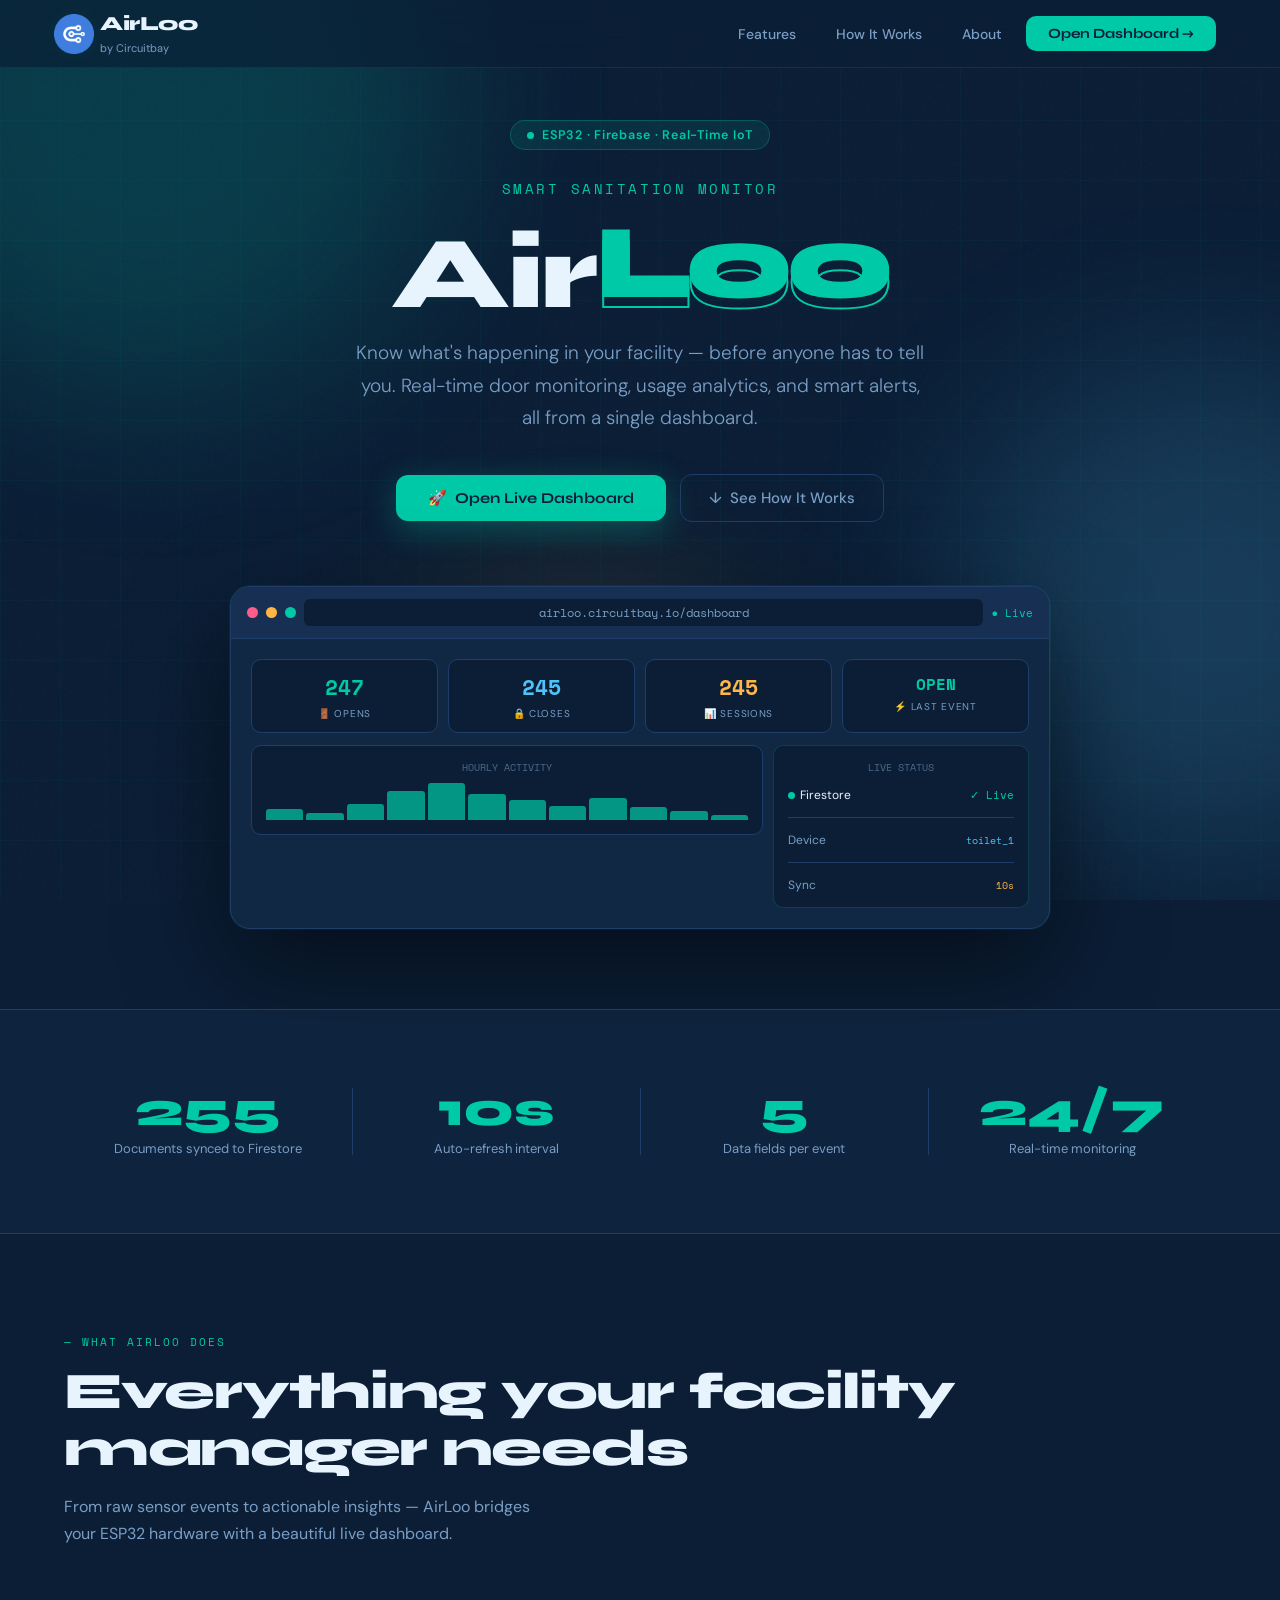
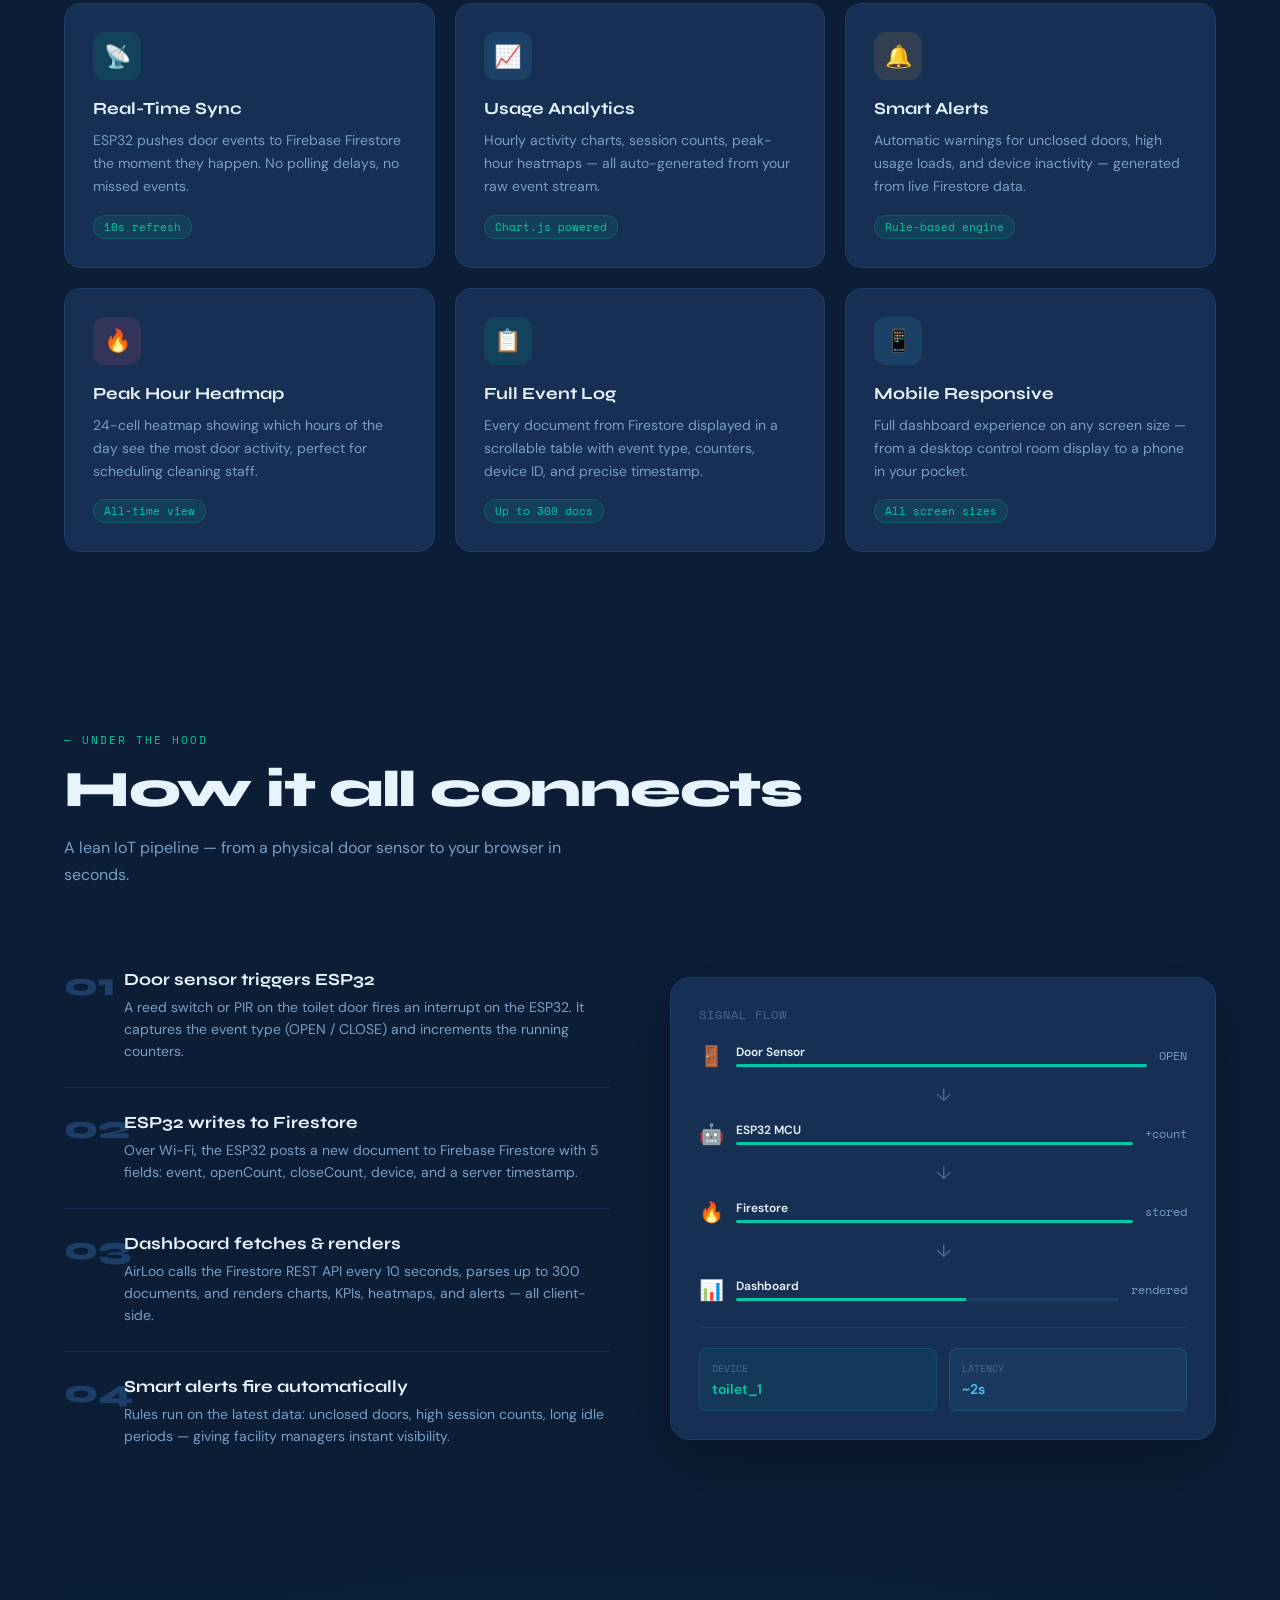
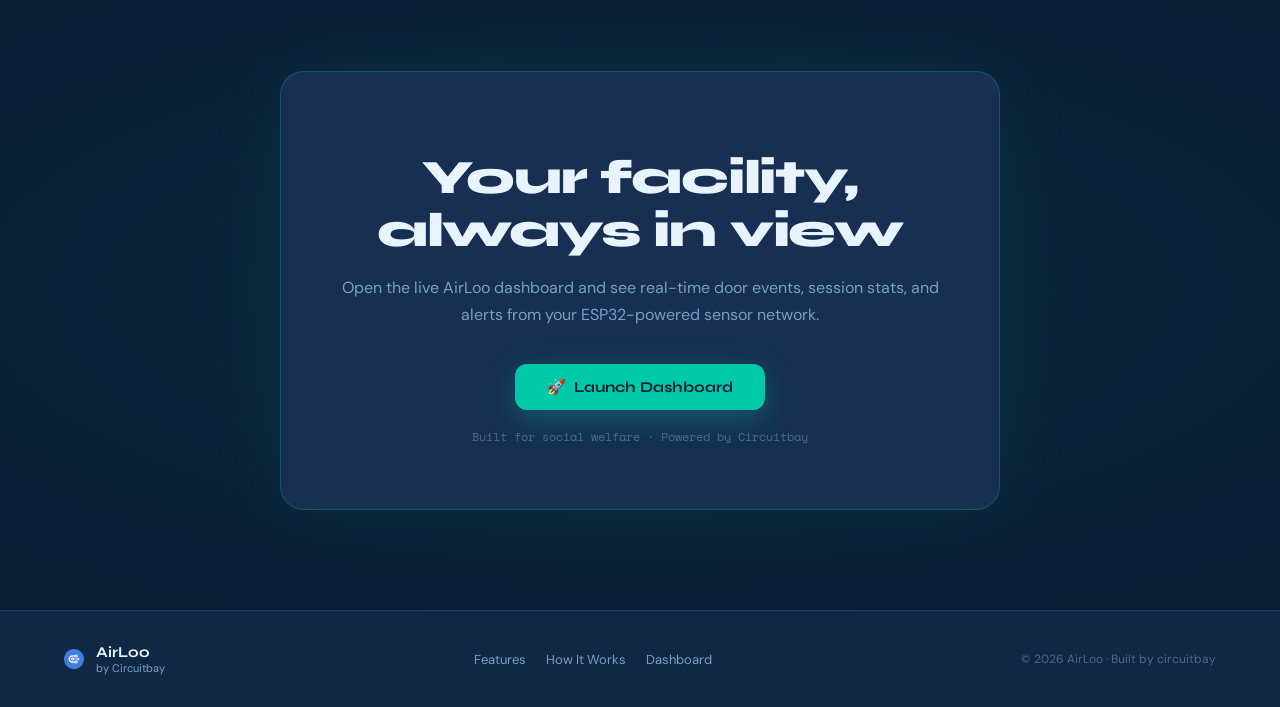
<file: index.html>
<!DOCTYPE html>
<html lang="en">
<head>
<meta charset="UTF-8"/>
<meta name="viewport" content="width=device-width, initial-scale=1.0"/>
<title>AirLoo — Smart Sanitation by Circuitbay</title>
<link href="https://fonts.googleapis.com/css2?family=Space+Mono:wght@400;700&family=Syne:wght@400;600;700;800&family=DM+Sans:wght@300;400;500&display=swap" rel="stylesheet"/>
<style>:root{--teal:#00C9A7;--teal-dim:#00a688;--teal-glow:rgba(0,201,167,0.18);--navy:#0B1E36;--navy-mid:#112845;--navy-card:#162F52;--navy-border:#1E3E68;--amber:#FFB547;--rose:#FF5C8A;--sky:#4FC3F7;--text-main:#E8F4FD;--text-muted:#7A9EC5;--text-dim:#4A6A8A}*,*::before,*::after{box-sizing:border-box;margin:0;padding:0}html{scroll-behavior:smooth}body{font-family:'DM Sans',sans-serif;background:var(--navy);color:var(--text-main);overflow-x:hidden;cursor:default}body::before{content:'';position:fixed;inset:0;z-index:0;pointer-events:none;background-image:url("data:image/svg+xml,%3Csvg viewBox='0 0 256 256' xmlns='http://www.w3.org/2000/svg'%3E%3Cfilter id='noise'%3E%3CfeTurbulence type='fractalNoise' baseFrequency='0.9' numOctaves='4' stitchTiles='stitch'/%3E%3C/filter%3E%3Crect width='100%25' height='100%25' filter='url(%23noise)' opacity='0.04'/%3E%3C/svg%3E");opacity:0.35}.bg-mesh{position:fixed;inset:0;z-index:0;pointer-events:none;overflow:hidden}.orb{position:absolute;border-radius:50%;filter:blur(90px);opacity:0.18}.orb-1{width:600px;height:600px;background:var(--teal);top:-200px;left:-150px;animation:drift1 18s ease-in-out infinite}.orb-2{width:500px;height:500px;background:var(--sky);top:40%;right:-180px;animation:drift2 22s ease-in-out infinite}.orb-3{width:400px;height:400px;background:var(--amber);bottom:-100px;left:30%;animation:drift3 26s ease-in-out infinite}@keyframes drift1{0%,100%{transform:translate(0,0) scale(1)}50%{transform:translate(60px,80px) scale(1.1)}}@keyframes drift2{0%,100%{transform:translate(0,0) scale(1)}50%{transform:translate(-50px,60px) scale(1.08)}}@keyframes drift3{0%,100%{transform:translate(0,0) scale(1)}50%{transform:translate(40px,-70px) scale(1.05)}}.grid-lines{position:fixed;inset:0;z-index:0;pointer-events:none;background-image:linear-gradient(rgba(0,201,167,0.04) 1px,transparent 1px),linear-gradient(90deg,rgba(0,201,167,0.04) 1px,transparent 1px);background-size:60px 60px}nav{position:fixed;top:0;left:0;right:0;z-index:100;padding:0 5%;height:68px;display:flex;align-items:center;justify-content:space-between;background:rgba(11,30,54,0.7);backdrop-filter:blur(16px);border-bottom:1px solid rgba(30,62,104,0.5)}.nav-logo{display:flex;align-items:center;gap:12px;text-decoration:none}.nav-logo-icon{width:20px;height:20px;border-radius:11px;display:flex;align-items:center;justify-content:center;font-size:20px;box-shadow:0 0 20px rgba(0,201,167,0.35)}.nav-logo-icon img{height:40px}.logo-section{display:flex;gap:16px;align-items:center}.nav-logo-text{font-family:'Syne',sans-serif;font-weight:800;font-size:20px;color:var(--text-main);letter-spacing:-0.02em}.nav-logo-sub{font-size:11px;text-decoration:none;color:var(--text-muted);font-family:'DM Sans',sans-serif}.nav-links{display:flex;align-items:center;gap:8px}.nav-link{padding:8px 16px;border-radius:8px;font-size:14px;font-weight:500;color:var(--text-muted);text-decoration:none;transition:color 0.2s,background 0.2s}.nav-link:hover{color:var(--text-main);background:rgba(255,255,255,0.05)}.nav-cta{padding:9px 22px;border-radius:10px;background:var(--teal);color:#0B1E36;font-size:14px;font-weight:700;text-decoration:none;transition:transform 0.2s,box-shadow 0.2s,background 0.2s;font-family:'Syne',sans-serif;box-shadow:0 0 0 0 rgba(0,201,167,0.4)}.nav-cta:hover{background:#00deb8;transform:translateY(-1px);box-shadow:0 4px 24px rgba(0,201,167,0.4)}.hamburger{display:none;background:none;border:none;cursor:pointer;padding:6px}.hamburger span{display:block;width:22px;height:2px;background:var(--text-muted);margin:5px 0;border-radius:2px;transition:all 0.3s}.mobile-menu{display:none;position:fixed;top:68px;left:0;right:0;z-index:99;background:rgba(11,30,54,0.97);backdrop-filter:blur(20px);border-bottom:1px solid var(--navy-border);padding:16px 5% 24px;flex-direction:column;gap:4px}.mobile-menu.open{display:flex}.mobile-menu a{padding:12px 16px;border-radius:10px;color:var(--text-muted);text-decoration:none;font-size:15px;font-weight:500}.mobile-menu a:hover{background:var(--navy-card);color:var(--text-main)}.mobile-menu .nav-cta{margin-top:8px;text-align:center}section{position:relative;z-index:1}.hero{min-height:100vh;display:flex;flex-direction:column;align-items:center;justify-content:center;text-align:center;padding:120px 5% 80px}.hero-badge{display:inline-flex;align-items:center;gap:8px;background:rgba(0,201,167,0.1);border:1px solid rgba(0,201,167,0.25);border-radius:40px;padding:6px 16px;font-size:12.5px;font-weight:600;color:var(--teal);margin-bottom:28px;letter-spacing:0.06em;animation:badgePulse 3s ease-in-out infinite}@keyframes badgePulse{0%,100%{box-shadow:0 0 0 0 rgba(0,201,167,0.2)}50%{box-shadow:0 0 0 8px rgba(0,201,167,0)}}.hero-badge-dot{width:7px;height:7px;border-radius:50%;background:var(--teal);animation:pulse-green 1.8s ease-in-out infinite}@keyframes pulse-green{0%,100%{opacity:1;transform:scale(1)}50%{opacity:0.7;transform:scale(1.2)}}.hero-title{font-family:'Syne',sans-serif;font-size:clamp(3rem,8vw,6.5rem);font-weight:800;line-height:1.0;letter-spacing:-0.03em;margin-bottom:12px;animation:heroReveal 0.9s cubic-bezier(.2,0,.1,1) both}@keyframes heroReveal{from{opacity:0;transform:translateY(32px)}to{opacity:1;transform:translateY(0)}}.hero-title .word-air{color:var(--text-main)}.hero-title .word-loo{color:transparent;-webkit-text-stroke:2px var(--teal);position:relative}.hero-title .word-loo::after{content:'Loo';position:absolute;left:0;top:0;color:var(--teal);clip-path:inset(0 100% 0 0);animation:fillWord 1.4s 0.5s cubic-bezier(.4,0,.2,1) forwards}@keyframes fillWord{to{clip-path:inset(0 0% 0 0)}}.hero-tagline{font-family:'Space Mono',monospace;font-size:clamp(11px,2vw,14px);color:var(--teal);letter-spacing:0.18em;text-transform:uppercase;margin-bottom:24px;opacity:0;animation:fadeUp 0.8s 0.4s ease both}@keyframes fadeUp{from{opacity:0;transform:translateY(16px)}to{opacity:1;transform:translateY(0)}}.hero-desc{font-size:clamp(15px,2.2vw,19px);color:var(--text-muted);max-width:580px;line-height:1.7;margin:0 auto 40px;font-weight:300;opacity:0;animation:fadeUp 0.8s 0.55s ease both}.hero-actions{display:flex;align-items:center;justify-content:center;gap:14px;flex-wrap:wrap;opacity:0;animation:fadeUp 0.8s 0.7s ease both}.btn-primary{display:inline-flex;align-items:center;gap:8px;background:var(--teal);color:#0B1E36;font-family:'Syne',sans-serif;font-weight:700;font-size:15px;padding:14px 32px;border-radius:12px;text-decoration:none;transition:transform 0.2s,box-shadow 0.2s;box-shadow:0 8px 32px rgba(0,201,167,0.3)}.btn-primary:hover{transform:translateY(-2px);box-shadow:0 12px 40px rgba(0,201,167,0.45)}.btn-secondary{display:inline-flex;align-items:center;gap:8px;background:transparent;color:var(--text-muted);border:1px solid var(--navy-border);font-size:15px;font-weight:500;padding:13px 28px;border-radius:12px;text-decoration:none;transition:all 0.2s}.btn-secondary:hover{border-color:var(--teal);color:var(--teal);background:rgba(0,201,167,0.05)}.hero-device{margin-top:64px;position:relative;opacity:0;animation:fadeUp 0.9s 0.9s ease both;max-width:820px;width:100%}.device-frame{background:var(--navy-mid);border:1px solid var(--navy-border);border-radius:20px;overflow:hidden;box-shadow:0 40px 100px rgba(0,0,0,0.5),0 0 0 1px rgba(0,201,167,0.1)}.device-bar{background:var(--navy-card);padding:12px 16px;display:flex;align-items:center;gap:8px;border-bottom:1px solid var(--navy-border)}.device-dot{width:11px;height:11px;border-radius:50%}.device-url{flex:1;background:var(--navy);border-radius:6px;padding:5px 12px;font-size:12px;font-family:'Space Mono',monospace;color:var(--text-muted);text-align:center}.device-screen{padding:20px}.device-kpis{display:grid;grid-template-columns:repeat(4,1fr);gap:10px;margin-bottom:12px}.device-kpi{background:var(--navy);border:1px solid var(--navy-border);border-radius:10px;padding:12px}.device-kpi-val{font-family:'Space Mono',monospace;font-size:1.3rem;font-weight:700}.device-kpi-lbl{font-size:10px;color:var(--text-muted);text-transform:uppercase;letter-spacing:0.07em;margin-top:4px}.device-chart-row{display:grid;grid-template-columns:2fr 1fr;gap:10px}.device-chart-box{background:var(--navy);border:1px solid var(--navy-border);border-radius:10px;padding:14px;height:90px;display:flex;flex-direction:column;justify-content:flex-end}.device-bars{display:flex;align-items:flex-end;gap:3px;height:55px}.device-bar-item{flex:1;border-radius:3px 3px 0 0;background:var(--teal);opacity:0.7;animation:barGrow 0.8s ease both}@keyframes barGrow{from{height:0 !important}}.device-status{background:var(--navy);border:1px solid rgba(0,201,167,0.2);border-radius:10px;padding:14px;display:flex;flex-direction:column;gap:8px}.device-status-row{display:flex;align-items:center;justify-content:space-between;font-size:12px}.device-status-dot{width:7px;height:7px;border-radius:50%;background:var(--teal);display:inline-block;margin-right:5px}.stats-strip{padding:56px 5%;display:flex;align-items:center;justify-content:center;gap:0;border-top:1px solid var(--navy-border);border-bottom:1px solid var(--navy-border);background:rgba(17,40,69,0.6);flex-wrap:wrap}.stat-item{flex:1;min-width:160px;text-align:center;padding:20px;position:relative}.stat-item+.stat-item::before{content:'';position:absolute;left:0;top:20%;height:60%;width:1px;background:var(--navy-border)}.stat-num{font-family:'Syne',sans-serif;font-size:clamp(2rem,4vw,3rem);font-weight:800;color:var(--teal);line-height:1;margin-bottom:6px}.stat-desc{font-size:13px;color:var(--text-muted)}.features{padding:100px 5%}.section-label{font-family:'Space Mono',monospace;font-size:11px;letter-spacing:0.18em;text-transform:uppercase;color:var(--teal);margin-bottom:14px}.section-title{font-family:'Syne',sans-serif;font-size:clamp(2rem,4vw,3.2rem);font-weight:800;line-height:1.1;letter-spacing:-0.025em;margin-bottom:16px}.section-sub{font-size:16px;color:var(--text-muted);max-width:500px;line-height:1.7}.features-grid{display:grid;grid-template-columns:repeat(3,1fr);gap:20px;margin-top:56px}.feature-card{background:var(--navy-card);border:1px solid var(--navy-border);border-radius:16px;padding:28px;position:relative;overflow:hidden;transition:transform 0.25s,border-color 0.25s,box-shadow 0.25s;cursor:default}.feature-card::before{content:'';position:absolute;inset:0;border-radius:16px;background:radial-gradient(circle at 30% 30%,rgba(0,201,167,0.06),transparent 70%);opacity:0;transition:opacity 0.3s}.feature-card:hover{transform:translateY(-4px);border-color:rgba(0,201,167,0.3);box-shadow:0 16px 48px rgba(0,0,0,0.25)}.feature-card:hover::before{opacity:1}.feature-icon{width:48px;height:48px;border-radius:12px;display:flex;align-items:center;justify-content:center;font-size:22px;margin-bottom:18px}.feature-title{font-family:'Syne',sans-serif;font-size:17px;font-weight:700;margin-bottom:10px}.feature-desc{font-size:14px;color:var(--text-muted);line-height:1.65}.feature-tag{display:inline-block;margin-top:16px;font-size:11px;font-family:'Space Mono',monospace;padding:3px 10px;border-radius:20px;background:rgba(0,201,167,0.1);color:var(--teal);border:1px solid rgba(0,201,167,0.2)}.how{padding:80px 5% 100px}.how-grid{display:grid;grid-template-columns:1fr 1fr;gap:60px;align-items:center;margin-top:56px}.how-steps{display:flex;flex-direction:column;gap:0}.how-step{display:flex;gap:20px;padding:24px 0;border-bottom:1px solid rgba(30,62,104,0.5);cursor:pointer;transition:padding-left 0.2s}.how-step:last-child{border:none}.how-step:hover{padding-left:8px}.step-num{font-family:'Syne',sans-serif;font-size:2rem;font-weight:800;color:var(--navy-border);line-height:1;flex-shrink:0;transition:color 0.2s;width:40px}.how-step:hover .step-num{color:var(--teal)}.step-title{font-family:'Syne',sans-serif;font-size:17px;font-weight:700;margin-bottom:6px}.step-desc{font-size:14px;color:var(--text-muted);line-height:1.6}.how-visual{background:var(--navy-card);border:1px solid var(--navy-border);border-radius:20px;padding:28px;box-shadow:0 20px 60px rgba(0,0,0,0.3)}.signal-anim{display:flex;flex-direction:column;gap:14px}.signal-row{display:flex;align-items:center;gap:12px;font-size:13px}.signal-icon{font-size:20px;flex-shrink:0}.signal-line{flex:1;height:3px;border-radius:2px;background:linear-gradient(90deg,var(--teal) var(--pct,0%),var(--navy-border) var(--pct,0%));animation:signalFlow 2.5s ease-in-out infinite}.signal-line:nth-child(2){animation-delay:0.3s}.signal-line:nth-child(3){animation-delay:0.6s}@keyframes signalFlow{0%{--pct:0%}60%{--pct:100%}100%{--pct:100%}}.signal-label{font-family:'Space Mono',monospace;font-size:11px;color:var(--teal);flex-shrink:0}.signal-val{font-family:'Space Mono',monospace;font-size:12px;color:var(--text-muted)}.signal-divider{height:1px;background:var(--navy-border);margin:6px 0}.cta-section{padding:100px 5%;text-align:center;position:relative;overflow:hidden}.cta-bg{position:absolute;inset:0;background:radial-gradient(ellipse 80% 60% at 50% 50%,rgba(0,201,167,0.08),transparent)}.cta-box{position:relative;background:var(--navy-card);border:1px solid rgba(0,201,167,0.25);border-radius:24px;padding:64px 40px;max-width:720px;margin:0 auto;box-shadow:0 0 80px rgba(0,201,167,0.08)}.cta-title{font-family:'Syne',sans-serif;font-size:clamp(2rem,4vw,3rem);font-weight:800;letter-spacing:-0.025em;line-height:1.1;margin-bottom:16px}.cta-desc{font-size:16px;color:var(--text-muted);margin-bottom:36px;line-height:1.7}.cta-note{font-size:12px;color:var(--text-dim);margin-top:18px;font-family:'Space Mono',monospace}footer{background:var(--navy-mid);border-top:1px solid var(--navy-border);padding:32px 5%;display:flex;align-items:center;justify-content:space-between;flex-wrap:wrap;gap:16px;position:relative;z-index:1}.footer-brand{display:flex;align-items:center;gap:12px}.footer-links{display:flex;gap:20px}.footer-links a{font-size:13px;color:var(--text-muted);text-decoration:none;transition:color 0.2s}.footer-links a:hover{color:var(--teal)}.footer-copy{font-size:12px;color:var(--text-dim)}.reveal{opacity:0;transform:translateY(28px);transition:opacity 0.7s ease,transform 0.7s ease}.reveal.visible{opacity:1;transform:translateY(0)}.reveal-delay-1{transition-delay:0.1s}.reveal-delay-2{transition-delay:0.2s}.reveal-delay-3{transition-delay:0.3s}@media (max-width:1024px){.features-grid{grid-template-columns:repeat(2,1fr)}.how-grid{grid-template-columns:1fr;gap:40px}.how-visual{max-width:520px}}@media (max-width:768px){nav{padding:0 20px}.nav-links{display:none}.hamburger{display:block}.hero{padding:100px 20px 60px}.features{padding:60px 20px}.features-grid{grid-template-columns:1fr;gap:14px}.how{padding:60px 20px 80px}.cta-section{padding:60px 20px}.cta-box{padding:40px 24px}footer{flex-direction:column;align-items:flex-start;padding:24px 20px}.footer-links{flex-wrap:wrap;gap:14px}.stats-strip{gap:0}.stat-item{min-width:140px}.stat-item+.stat-item::before{display:none}.stat-item{border-bottom:1px solid var(--navy-border)}.stat-item:last-child{border:none}.device-kpis{grid-template-columns:repeat(2,1fr)}.device-chart-row{grid-template-columns:1fr}.device-status{display:none}}@media (max-width:480px){.hero-actions{flex-direction:column;width:100%}.btn-primary,.btn-secondary{width:100%;justify-content:center}.features-grid{grid-template-columns:1fr}}</style>
</head>
<body>

<div class="bg-mesh">
  <div class="orb orb-1"></div>
  <div class="orb orb-2"></div>
  <div class="orb orb-3"></div>
</div>
<div class="grid-lines"></div>

<!-- NAV -->
<nav>

<div class="logo-section">
    <a href="" class="nav-logo-icon">
      <img src="none.png" alt="" >
    </a>

    <div class="">
      <div class="nav-logo-text">AirLoo</div>
      <a href="https://circuitbay.org" class="nav-logo-sub">by Circuitbay</a>
    </div>
</div>

  <div class="nav-links">
    <a class="nav-link" href="#features">Features</a>
    <a class="nav-link" href="#how">How It Works</a>
    <a class="nav-link" href="#about">About</a>
    <a class="nav-cta" href="dashboard\dashboard.html">Open Dashboard →</a>
  </div>
  <button class="hamburger" id="hamburger" onclick="toggleMenu()" aria-label="Menu">
    <span></span><span></span><span></span>
  </button>
</nav>

<!-- Mobile menu -->
<div class="mobile-menu" id="mobile-menu">
  <a href="#features" onclick="toggleMenu()">Features</a>
  <a href="#how" onclick="toggleMenu()">How It Works</a>
  <a href="#about" onclick="toggleMenu()">About</a>
  <a class="nav-cta" href="dashboard\dashboard.html">Open Dashboard →</a>
</div>

<!-- ── HERO ── -->
<section class="hero">
  <div class="hero-badge">
    <div class="hero-badge-dot"></div>
    ESP32 · Firebase · Real-Time IoT
  </div>
  <div class="hero-tagline">Smart Sanitation Monitor</div>
  <h1 class="hero-title">
    <span class="word-air">Air</span><span class="word-loo">Loo</span>
  </h1>
  <p class="hero-desc">
    Know what's happening in your facility — before anyone has to tell you. Real-time door monitoring, usage analytics, and smart alerts, all from a single dashboard.
  </p>
  <div class="hero-actions">
    <a class="btn-primary" href="dashboard\dashboard.html">
      <span>🚀</span> Open Live Dashboard
    </a>
    <a class="btn-secondary" href="#features">
      <span>↓</span> See How It Works
    </a>
  </div>

  <!-- Device Mockup -->
  <div class="hero-device">
    <div class="device-frame">
      <div class="device-bar">
        <div class="device-dot" style="background:#FF5C8A"></div>
        <div class="device-dot" style="background:#FFB547"></div>
        <div class="device-dot" style="background:#00C9A7"></div>
        <div class="device-url">airloo.circuitbay.io/dashboard</div>
        <div style="font-size:11px;color:var(--teal);font-family:'Space Mono',monospace;white-space:nowrap;">● Live</div>
      </div>
      <div class="device-screen">
        <div class="device-kpis">
          <div class="device-kpi">
            <div class="device-kpi-val" style="color:var(--teal)">247</div>
            <div class="device-kpi-lbl">🚪 Opens</div>
          </div>
          <div class="device-kpi">
            <div class="device-kpi-val" style="color:var(--sky)">245</div>
            <div class="device-kpi-lbl">🔒 Closes</div>
          </div>
          <div class="device-kpi">
            <div class="device-kpi-val" style="color:var(--amber)">245</div>
            <div class="device-kpi-lbl">📊 Sessions</div>
          </div>
          <div class="device-kpi">
            <div class="device-kpi-val" style="color:var(--teal);font-size:1rem">OPEN</div>
            <div class="device-kpi-lbl">⚡ Last Event</div>
          </div>
        </div>
        <div class="device-chart-row">
          <div class="device-chart-box">
            <div style="font-size:10px;color:var(--text-dim);margin-bottom:8px;font-family:'Space Mono',monospace">HOURLY ACTIVITY</div>
            <div class="device-bars">
              <div class="device-bar-item" style="height:30%;animation-delay:0.1s"></div>
              <div class="device-bar-item" style="height:20%;animation-delay:0.15s"></div>
              <div class="device-bar-item" style="height:45%;animation-delay:0.2s"></div>
              <div class="device-bar-item" style="height:80%;animation-delay:0.25s"></div>
              <div class="device-bar-item" style="height:100%;animation-delay:0.3s;background:var(--teal)"></div>
              <div class="device-bar-item" style="height:70%;animation-delay:0.35s"></div>
              <div class="device-bar-item" style="height:55%;animation-delay:0.4s"></div>
              <div class="device-bar-item" style="height:40%;animation-delay:0.45s"></div>
              <div class="device-bar-item" style="height:60%;animation-delay:0.5s"></div>
              <div class="device-bar-item" style="height:35%;animation-delay:0.55s"></div>
              <div class="device-bar-item" style="height:25%;animation-delay:0.6s"></div>
              <div class="device-bar-item" style="height:15%;animation-delay:0.65s"></div>
            </div>
          </div>
          <div class="device-status">
            <div style="font-size:10px;color:var(--text-dim);font-family:'Space Mono',monospace;margin-bottom:4px">LIVE STATUS</div>
            <div class="device-status-row">
              <span><span class="device-status-dot"></span>Firestore</span>
              <span style="color:var(--teal);font-family:'Space Mono',monospace;font-size:11px">✓ Live</span>
            </div>
            <div class="signal-divider"></div>
            <div class="device-status-row">
              <span style="color:var(--text-muted)">Device</span>
              <span style="font-family:'Space Mono',monospace;font-size:10px;color:var(--sky)">toilet_1</span>
            </div>
            <div class="signal-divider"></div>
            <div class="device-status-row">
              <span style="color:var(--text-muted)">Sync</span>
              <span style="font-family:'Space Mono',monospace;font-size:10px;color:var(--amber)">10s</span>
            </div>
          </div>
        </div>
      </div>
    </div>
  </div>
</section>

<!-- ── STATS ── -->
<section class="stats-strip reveal">
  <div class="stat-item">
    <div class="stat-num" id="count-docs">0</div>
    <div class="stat-desc">Documents synced to Firestore</div>
  </div>
  <div class="stat-item">
    <div class="stat-num">10s</div>
    <div class="stat-desc">Auto-refresh interval</div>
  </div>
  <div class="stat-item">
    <div class="stat-num">5</div>
    <div class="stat-desc">Data fields per event</div>
  </div>
  <div class="stat-item">
    <div class="stat-num">24/7</div>
    <div class="stat-desc">Real-time monitoring</div>
  </div>
</section>

<!-- ── FEATURES ── -->
<section class="features" id="features">
  <div class="reveal">
    <div class="section-label">— What AirLoo Does</div>
    <h2 class="section-title">Everything your facility<br>manager needs</h2>
    <p class="section-sub">From raw sensor events to actionable insights — AirLoo bridges your ESP32 hardware with a beautiful live dashboard.</p>
  </div>
  <div class="features-grid">
    <div class="feature-card reveal reveal-delay-1">
      <div class="feature-icon" style="background:rgba(0,201,167,0.12)">📡</div>
      <div class="feature-title">Real-Time Sync</div>
      <div class="feature-desc">ESP32 pushes door events to Firebase Firestore the moment they happen. No polling delays, no missed events.</div>
      <span class="feature-tag">10s refresh</span>
    </div>
    <div class="feature-card reveal reveal-delay-2">
      <div class="feature-icon" style="background:rgba(79,195,247,0.12)">📈</div>
      <div class="feature-title">Usage Analytics</div>
      <div class="feature-desc">Hourly activity charts, session counts, peak-hour heatmaps — all auto-generated from your raw event stream.</div>
      <span class="feature-tag">Chart.js powered</span>
    </div>
    <div class="feature-card reveal reveal-delay-3">
      <div class="feature-icon" style="background:rgba(255,181,71,0.12)">🔔</div>
      <div class="feature-title">Smart Alerts</div>
      <div class="feature-desc">Automatic warnings for unclosed doors, high usage loads, and device inactivity — generated from live Firestore data.</div>
      <span class="feature-tag">Rule-based engine</span>
    </div>
    <div class="feature-card reveal reveal-delay-1">
      <div class="feature-icon" style="background:rgba(255,92,138,0.12)">🔥</div>
      <div class="feature-title">Peak Hour Heatmap</div>
      <div class="feature-desc">24-cell heatmap showing which hours of the day see the most door activity, perfect for scheduling cleaning staff.</div>
      <span class="feature-tag">All-time view</span>
    </div>
    <div class="feature-card reveal reveal-delay-2">
      <div class="feature-icon" style="background:rgba(0,201,167,0.12)">📋</div>
      <div class="feature-title">Full Event Log</div>
      <div class="feature-desc">Every document from Firestore displayed in a scrollable table with event type, counters, device ID, and precise timestamp.</div>
      <span class="feature-tag">Up to 300 docs</span>
    </div>
    <div class="feature-card reveal reveal-delay-3">
      <div class="feature-icon" style="background:rgba(79,195,247,0.12)">📱</div>
      <div class="feature-title">Mobile Responsive</div>
      <div class="feature-desc">Full dashboard experience on any screen size — from a desktop control room display to a phone in your pocket.</div>
      <span class="feature-tag">All screen sizes</span>
    </div>
  </div>
</section>

<!-- ── HOW IT WORKS ── -->
<section class="how" id="how">
  <div class="reveal">
    <div class="section-label">— Under the Hood</div>
    <h2 class="section-title">How it all connects</h2>
    <p class="section-sub">A lean IoT pipeline — from a physical door sensor to your browser in seconds.</p>
  </div>
  <div class="how-grid">
    <div class="how-steps reveal">
      <div class="how-step">
        <div class="step-num">01</div>
        <div class="step-content">
          <div class="step-title">Door sensor triggers ESP32</div>
          <div class="step-desc">A reed switch or PIR on the toilet door fires an interrupt on the ESP32. It captures the event type (OPEN / CLOSE) and increments the running counters.</div>
        </div>
      </div>
      <div class="how-step">
        <div class="step-num">02</div>
        <div class="step-content">
          <div class="step-title">ESP32 writes to Firestore</div>
          <div class="step-desc">Over Wi-Fi, the ESP32 posts a new document to Firebase Firestore with 5 fields: event, openCount, closeCount, device, and a server timestamp.</div>
        </div>
      </div>
      <div class="how-step">
        <div class="step-num">03</div>
        <div class="step-content">
          <div class="step-title">Dashboard fetches & renders</div>
          <div class="step-desc">AirLoo calls the Firestore REST API every 10 seconds, parses up to 300 documents, and renders charts, KPIs, heatmaps, and alerts — all client-side.</div>
        </div>
      </div>
      <div class="how-step">
        <div class="step-num">04</div>
        <div class="step-content">
          <div class="step-title">Smart alerts fire automatically</div>
          <div class="step-desc">Rules run on the latest data: unclosed doors, high session counts, long idle periods — giving facility managers instant visibility.</div>
        </div>
      </div>
    </div>

    <div class="how-visual reveal reveal-delay-2">
      <div style="font-size:12px;color:var(--text-dim);font-family:'Space Mono',monospace;margin-bottom:20px;letter-spacing:0.08em">SIGNAL FLOW</div>
      <div class="signal-anim">
        <div class="signal-row">
          <div class="signal-icon">🚪</div>
          <div style="flex:1">
            <div style="font-size:12px;font-weight:600;margin-bottom:4px">Door Sensor</div>
            <div class="signal-line" style="--pct:0%;animation-delay:0s"></div>
          </div>
          <div class="signal-val">OPEN</div>
        </div>
        <div style="font-size:18px;text-align:center;color:var(--text-dim)">↓</div>
        <div class="signal-row">
          <div class="signal-icon">🤖</div>
          <div style="flex:1">
            <div style="font-size:12px;font-weight:600;margin-bottom:4px">ESP32 MCU</div>
            <div class="signal-line" style="--pct:0%;animation-delay:0.5s"></div>
          </div>
          <div class="signal-val">+count</div>
        </div>
        <div style="font-size:18px;text-align:center;color:var(--text-dim)">↓</div>
        <div class="signal-row">
          <div class="signal-icon">🔥</div>
          <div style="flex:1">
            <div style="font-size:12px;font-weight:600;margin-bottom:4px">Firestore</div>
            <div class="signal-line" style="--pct:0%;animation-delay:1s"></div>
          </div>
          <div class="signal-val">stored</div>
        </div>
        <div style="font-size:18px;text-align:center;color:var(--text-dim)">↓</div>
        <div class="signal-row">
          <div class="signal-icon">📊</div>
          <div style="flex:1">
            <div style="font-size:12px;font-weight:600;margin-bottom:4px">Dashboard</div>
            <div class="signal-line" style="--pct:0%;animation-delay:1.5s"></div>
          </div>
          <div class="signal-val">rendered</div>
        </div>
      </div>
      <div style="margin-top:24px;padding-top:20px;border-top:1px solid var(--navy-border);">
        <div style="display:grid;grid-template-columns:1fr 1fr;gap:12px;">
          <div style="background:rgba(0,201,167,0.07);border:1px solid rgba(0,201,167,0.15);border-radius:8px;padding:12px;">
            <div style="font-size:10px;color:var(--text-dim);font-family:'Space Mono',monospace;margin-bottom:4px">DEVICE</div>
            <div style="font-size:14px;font-weight:600;color:var(--teal)">toilet_1</div>
          </div>
          <div style="background:rgba(79,195,247,0.07);border:1px solid rgba(79,195,247,0.15);border-radius:8px;padding:12px;">
            <div style="font-size:10px;color:var(--text-dim);font-family:'Space Mono',monospace;margin-bottom:4px">LATENCY</div>
            <div style="font-size:14px;font-weight:600;color:var(--sky)">~2s</div>
          </div>
        </div>
      </div>
    </div>
  </div>
</section>

<!-- ── CTA ── -->
<section class="cta-section" id="about">
  <div class="cta-bg"></div>
  <div class="cta-box reveal">
    <div style="font-size:40px;margin-bottom:16px"></div>
    <h2 class="cta-title">Your facility, always in view</h2>
    <p class="cta-desc">Open the live AirLoo dashboard and see real-time door events, session stats, and alerts from your ESP32-powered sensor network.</p>
    <a class="btn-primary" href="dashboard\dashboard.html" style="display:inline-flex;margin:0 auto;">
      <span>🚀</span> Launch Dashboard
    </a>
    <div class="cta-note">Built for social welfare · Powered by Circuitbay </div>
  </div>
</section>

<!-- ── FOOTER ── -->
<footer>
  <div class="footer-brand">
    <img src="none.png" alt="icon" style="width:20px;height:20px;object-fit:contain;">
    <div>
      <div style="font-family:'Syne',sans-serif;font-weight:700;font-size:15px;">AirLoo</div>
      <div style="font-size:11px;color:var(--text-muted)">by Circuitbay</div>
    </div>
  </div>
  <div class="footer-links">
    <a href="#features">Features</a>
    <a href="#how">How It Works</a>
    <a href="dashboard\dashboard.html">Dashboard</a>
  </div>
  <div class="footer-copy">© 2026 AirLoo · Built by circuitbay</div>
</footer>

<script>
// Mobile menu
function toggleMenu() {
  document.getElementById('mobile-menu').classList.toggle('open');
}

// Scroll reveal
const observer = new IntersectionObserver((entries) => {
  entries.forEach(e => { if(e.isIntersecting) { e.target.classList.add('visible'); } });
}, { threshold: 0.12 });
document.querySelectorAll('.reveal').forEach(el => observer.observe(el));

// Animated counter
function animateCount(el, target, duration=1800) {
  let start = null;
  const step = (ts) => {
    if (!start) start = ts;
    const progress = Math.min((ts - start) / duration, 1);
    const ease = 1 - Math.pow(1 - progress, 3);
    el.textContent = Math.floor(ease * target).toLocaleString();
    if (progress < 1) requestAnimationFrame(step);
  };
  requestAnimationFrame(step);
}

// Trigger counter when stats strip is visible
const statsObs = new IntersectionObserver((entries) => {
  entries.forEach(e => {
    if (e.isIntersecting) {
      animateCount(document.getElementById('count-docs'), 300);
      statsObs.disconnect();
    }
  });
}, { threshold: 0.3 });
statsObs.observe(document.querySelector('.stats-strip'));

// CSS custom property animation polyfill for signal lines
// (use JS-driven animation since CSS @property isn't universally supported)
document.querySelectorAll('.signal-line').forEach((line, i) => {
  let pct = 0;
  const delay = i * 500;
  setTimeout(function run() {
    pct = 0;
    const interval = setInterval(() => {
      pct += 2;
      line.style.background = `linear-gradient(90deg, var(--teal) ${pct}%, var(--navy-border) ${pct}%)`;
      if (pct >= 100) { clearInterval(interval); setTimeout(run, 1200); }
    }, 20);
  }, delay);
});
</script>
</body>
</html>
</file>
